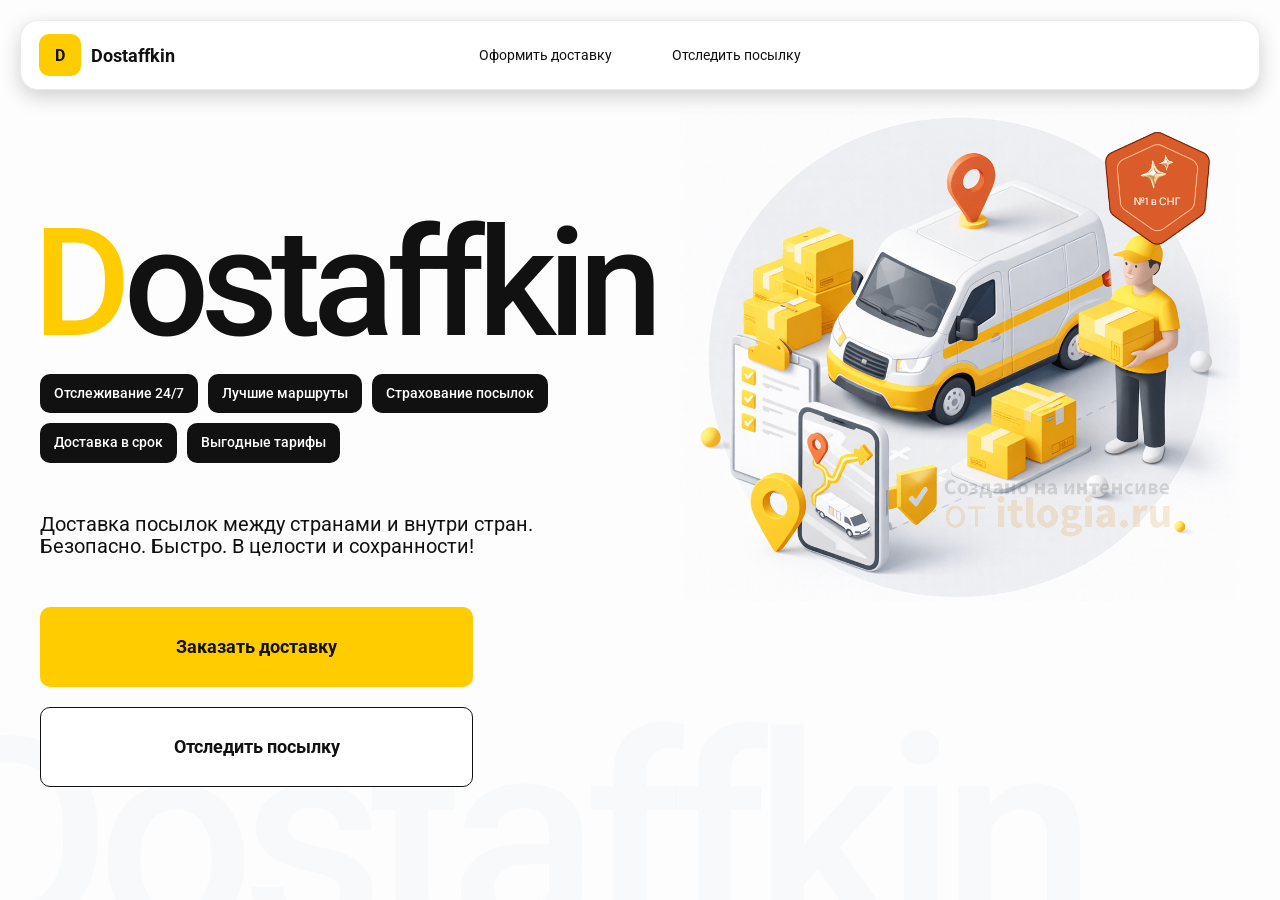
<file: index.html>
<!doctype html>
<html lang="ru">

<head>
    <meta charset="utf-8" />
    <meta name="viewport" content="width=device-width,initial-scale=1,maximum-scale=1,user-scalable=0" />
    <title>Dostaffkin — Доставка посылок между странами и внутри стран. Безопасно. Быстро. В целости и сохранности!
    </title>


    <link href="styles/base.css" rel="stylesheet" />
    <link href="styles/base_adaptive.css" rel="stylesheet" />
    <link href="styles/index.css" rel="stylesheet" />
    <link href="styles/index_adaptive.css" rel="stylesheet" />
</head>

<body>
    <div class="container">
        <header class="header">
            <a class="header-brand" href="#">
                <div class="header-logo">D</div>
                <div class="header-title">Dostaffkin</div>
            </a>
            <nav class="header-menu">
                <a class="header-link" href="./order.html">Оформить <span>доставку</span></a>
                <a class="header-link" href="./track.html">Отследить <span>посылку</span></a>
            </nav>
        </header>
        <main class="main">
            <section class="main-info">
                <div class="main-title">
                    <span>D</span>ostaffkin
                </div>
                <div class="main-features">
                    <div class="main-feature">Отслеживание 24/7</div>
                    <div class="main-feature">Лучшие маршруты</div>
                    <div class="main-feature">Страхование посылок</div>
                    <div class="main-feature">Доставка в срок</div>
                    <div class="main-feature">Выгодные тарифы</div>
                </div>
                <div class="main-description">
                    Доставка посылок между странами и внутри стран.
                    Безопасно. Быстро. В целости и сохранности!
                </div>
                <div class="main-actions">
                    <a class="button" type="button" href="./order.html">Заказать доставку</a>
                    <a class="button button-white" type="button" href="./track.html">Отследить посылку</a>
                </div>
            </section>
            <div class="main-title-ghost">Dostaffkin</div>
            <section class="main-image">
                <img src="images/main-image.png" alt="Main image" />
            </section>
        </main>
    </div>
</body>

</html>
</file>
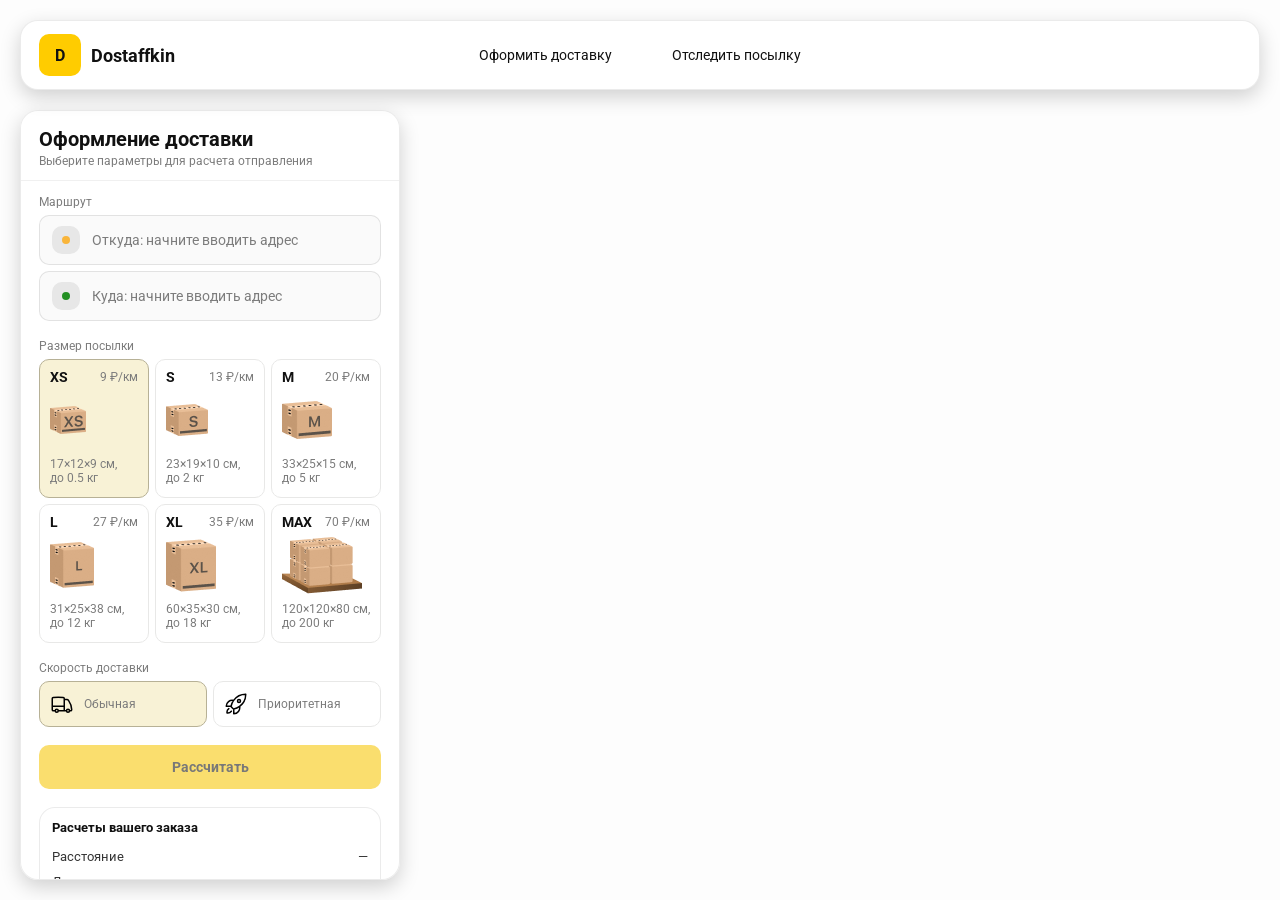
<file: order.html>
<!doctype html>
<html lang="ru">

<head>
    <meta charset="utf-8" />
    <meta name="viewport" content="width=device-width,initial-scale=1,maximum-scale=1,user-scalable=0" />
    <title>Оформление доставки</title>

    <link rel="stylesheet" href="styles/base.css" />
    <link rel="stylesheet" href="styles/base_adaptive.css" />

    <link rel="stylesheet" href="styles/order.css" />
    <link rel="stylesheet" href="styles/order_adaptive.css" />

    <script src="https://testologia.ru/ymc_min.js" data-apikey="9e36c74b-9373-4439-ac20-cbf217c4680b" data-suggest-apikey="2e8a1c38-8064-4dc5-ba06-a8b5af972790"></script>
</head>

<body>
    <div id="map"></div>

    <header class="header">
        <a class="header-brand" href="./index.html">
            <div class="header-logo">D</div>
            <div class="header-title">Dostaffkin</div>
        </a>
        <nav class="header-menu">
            <a class="header-link" href="#">Оформить <span>доставку</span></a>
            <a class="header-link" href="./track.html">Отследить <span>посылку</span></a>
        </nav>
    </header>

    <aside class="main" id="sidebar">
        <div class="main-header">
            <div class="main-title">Оформление доставки</div>
            <div class="main-text">Выберите параметры для расчета отправления</div>
        </div>
        <div class="main-content">
            <div class="main-route">
                <div class="main-block-title">Маршрут</div>
                <div class="main-fields">
                    <div class="main-field" id="fromField">
                        <div class="main-pin"></div>
                        <input id="from" placeholder="Откуда: начните вводить адрес" autocomplete="off" />
                        <div class="main-ac" id="fromAc" role="listbox" aria-label="Подсказки адресов"></div>
                    </div>

                    <div class="main-field" id="toField">
                        <div class="main-pin"></div>
                        <input id="to" placeholder="Куда: начните вводить адрес" autocomplete="off" />
                        <div class="main-ac" id="toAc" role="listbox" aria-label="Подсказки адресов"></div>
                    </div>
                </div>
            </div>
            <div class="main-package">
                <div class="main-block-title">Размер посылки</div>

                <div class="main-sizes">
                    <div class="main-size-card is-active" data-value="xs">
                        <div class="main-size-top">
                            <div class="main-size-label">XS</div>
                            <div class="main-size-rate">9 ₽/км</div>
                        </div>
                        <div class="main-size-media">
                            <img src="images/sizes/xs.png" alt="Короб XS" />
                        </div>
                        <div class="main-size-description">17×12×9 см,<br>до 0.5 кг</div>
                    </div>

                    <div class="main-size-card" data-value="s">
                        <div class="main-size-top">
                            <div class="main-size-label">S</div>
                            <div class="main-size-rate">13 ₽/км</div>
                        </div>
                        <div class="main-size-media">
                            <img src="images/sizes/s.png" alt="Короб S" />
                        </div>
                        <div class="main-size-description">23×19×10 см,<br>до 2 кг</div>
                    </div>

                    <div class="main-size-card" data-value="m">
                        <div class="main-size-top">
                            <div class="main-size-label">M</div>
                            <div class="main-size-rate">20 ₽/км</div>
                        </div>
                        <div class="main-size-media">
                            <img src="images/sizes/m.png" alt="Короб M" />
                        </div>
                        <div class="main-size-description">33×25×15 см,<br>до 5 кг</div>
                    </div>

                    <div class="main-size-card" data-value="l">
                        <div class="main-size-top">
                            <div class="main-size-label">L</div>
                            <div class="main-size-rate">27 ₽/км</div>
                        </div>
                        <div class="main-size-media">
                            <img src="images/sizes/l.png" alt="Короб L" />
                        </div>
                        <div class="main-size-description">31×25×38 см,<br>до 12 кг</div>
                    </div>

                    <div class="main-size-card" data-value="xl">
                        <div class="main-size-top">
                            <div class="main-size-label">XL</div>
                            <div class="main-size-rate">35 ₽/км</div>
                        </div>
                        <div class="main-size-media">
                            <img src="images/sizes/xl.png" alt="Короб XL" />
                        </div>
                        <div class="main-size-description">60×35×30 см,<br>до 18 кг</div>
                    </div>

                    <div class="main-size-card" data-value="max">
                        <div class="main-size-top">
                            <div class="main-size-label">MAX</div>
                            <div class="main-size-rate">70 ₽/км</div>
                        </div>
                        <div class="main-size-media main-size-media-palleta">
                            <img src="images/sizes/max.png" alt="Паллета" />
                        </div>
                        <div class="main-size-description">120×120×80 см,<br>до 200 кг</div>
                    </div>
                </div>
            </div>
            <div class="main-speed">
                <div class="main-block-title">Скорость доставки</div>

                <div class="main-speeds">
                    <div class="main-speed-card is-active" data-value="regular">
                        <img class="main-speed-media" src="images/icons/regular.svg" alt="Regular" />
                        <div class="main-speed-description">Обычная</div>
                    </div>
                    <div class="main-speed-card" data-value="fast">
                        <img class="main-speed-media" src="images/icons/fast.svg" alt="Fast" />
                        <div class="main-speed-description">Приоритетная</div>
                    </div>

                </div>
            </div>
            <div class="main-calculate-block">
                <button id="calc" class="button calculate-button" type="button" disabled>Рассчитать</button>
            </div>
            <div class="main-result" id="result">
                <div class="main-result-title">Расчеты вашего заказа</div>
                <div class="main-result-lines">
                    <div class="main-result-line"><span>Расстояние</span><span id="distanceValue">—</span></div>
                    <div class="main-result-line"><span>Доставим через</span><span id="durationValue">—</span></div>
                    <div class="main-result-line"><span>Тариф</span><span id="rateValue">—</span></div>
                </div>
                <div class="main-price">
                    <div class="main-price-label">Итого</div>
                    <div class="main-price-value" id="totalValue">—</div>
                </div>
            </div>
            <div class="main-order-box">
                <div class="main-order-form" id="orderForm">
                    <div class="main-order-title">Оформление доставки</div>
                    <div class="main-block-info-row">
                        <div class="main-block-title">Контакты</div>
                        <div class="order-fields">
                            <div class="main-field">
                                <input id="customerName" placeholder="Ваше имя" autocomplete="off" />
                            </div>
                            <div class="main-field">
                                <input id="customerPhone" placeholder="Ваш телефон" autocomplete="off"
                                    inputmode="tel" />
                            </div>
                        </div>
                    </div>
                    <div class="main-block-info-row extra-info">
                        <div class="main-block-title">Дополнительная информация</div>
                        <div class="main-field textarea">
                            <textarea id="comment" placeholder="Детали доставки и комментарии"></textarea>
                        </div>
                    </div>
                    <button id="submit" class="button main-submit-request" type="button" disabled>Отправить
                        заявку
                    </button>
                </div>

                <div class="main-order-success" id="orderSuccess">
                    <div class="main-success-icon">✓</div>
                    <div class="main-success-title">Заявка отправлена!</div>
                    <div class="main-success-title">Номер отправления – <span id="orderId"></span></div>
                    <div class="main-success-subtitle">Мы скоро свяжемся с вами</div>
                </div>
            </div>
        </div>
    </aside>
<script src="scripts/order.js"></script>
</body>

</html>
</file>
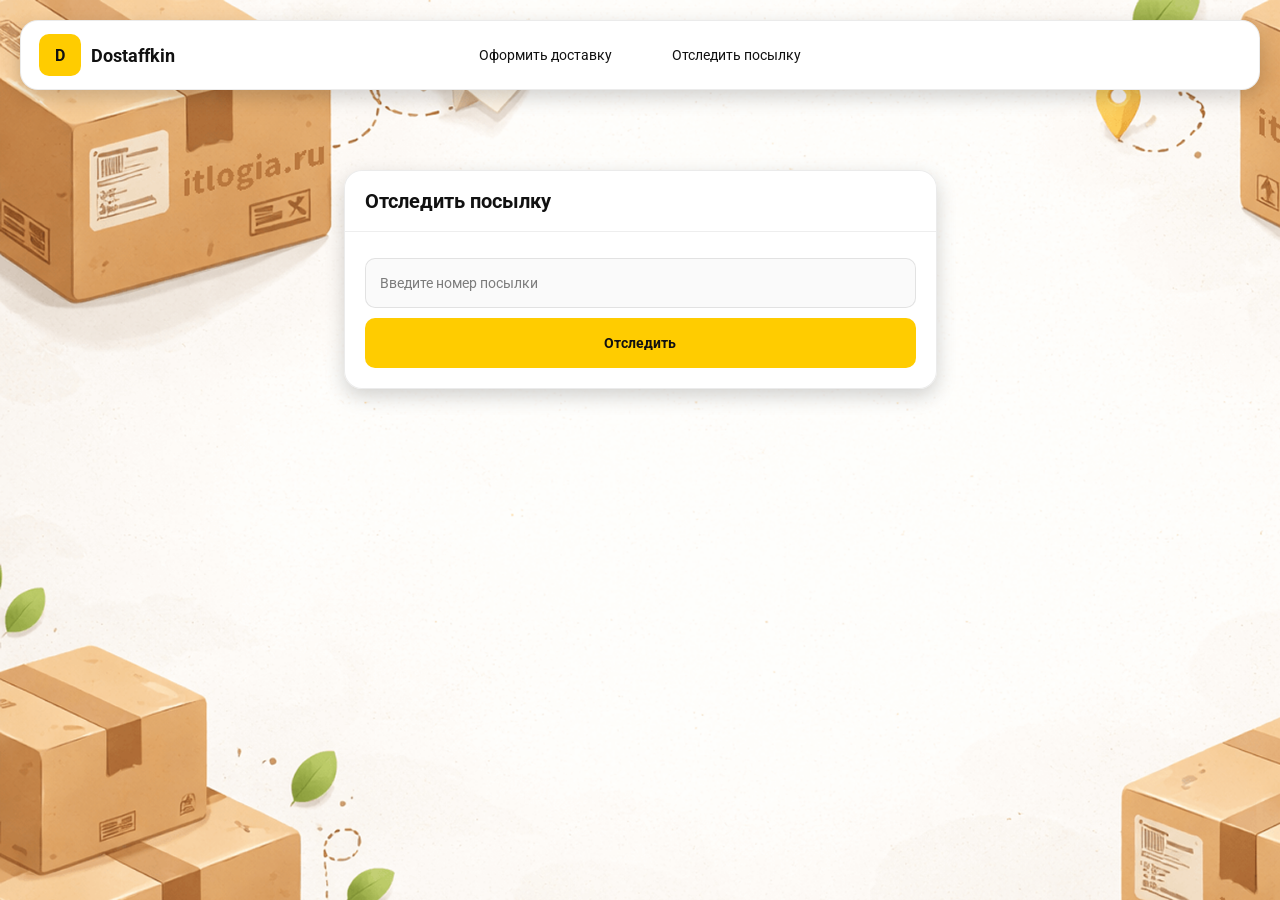
<file: track.html>
<!doctype html>
<html lang="ru">

<head>
    <meta charset="utf-8" />
    <meta name="viewport" content="width=device-width,initial-scale=1,maximum-scale=1,user-scalable=0" />
    <title>Отследить посылку</title>
    <link rel="stylesheet" href="styles/base.css" />
    <link rel="stylesheet" href="styles/base_adaptive.css" />

    <link rel="stylesheet" href="styles/track.css" />
    <link rel="stylesheet" href="styles/track_adaptive.css" />
</head>

<body>
    <div class="container">
        <header class="header">
            <a class="header-brand" href="./index.html">
                <div class="header-logo">D</div>
                <div class="header-title">Dostaffkin</div>
            </a>
            <nav class="header-menu">
                <a class="header-link" href="./order.html">Оформить <span>доставку</span></a>
                <a class="header-link" href="#">Отследить <span>посылку</span></a>
            </nav>
        </header>
        <main class="track-content">
            <section class="track-card track-search">
                <div class="track-title">Отследить посылку</div>
                <div class="track-action">
                    <div class="main-field track-field">
                        <input id="trackNumber" placeholder="Введите номер посылки" autocomplete="off" />
                    </div>
                    <button id="trackButton" class="button track-button" type="button">Отследить</button>
                </div>
            </section>
            <section class="track-card track-result" id="trackResult">
                <div class="track-result-header">
                    <div class="track-id" id="trackIdValue"></div>
                    <div class="track-routes">
                        <div class="track-route">
                            <div class="track-route-pin">
                                <svg xmlns="http://www.w3.org/2000/svg" fill="none" viewBox="0 0 24 24"
                                    stroke-width="1.5" stroke="orange" class="size-6">
                                    <path stroke-linecap="round" stroke-linejoin="round"
                                        d="M15 10.5a3 3 0 1 1-6 0 3 3 0 0 1 6 0Z" />
                                    <path stroke-linecap="round" stroke-linejoin="round"
                                        d="M19.5 10.5c0 7.142-7.5 11.25-7.5 11.25S4.5 17.642 4.5 10.5a7.5 7.5 0 1 1 15 0Z" />
                                </svg>
                            </div>
                            <div class="track-route-address" id="trackFromValue">
                                Откуда: Москва, улица Арбат, 1
                            </div>
                        </div>
                        <div class="track-route track-route-arrow">
                            <svg xmlns="http://www.w3.org/2000/svg" fill="none" viewBox="0 0 24 24" stroke-width="1.5"
                                stroke="currentColor" class="size-6">
                                <path stroke-linecap="round" stroke-linejoin="round"
                                    d="M19.5 13.5 12 21m0 0-7.5-7.5M12 21V3" />
                            </svg>
                        </div>
                        <div class="track-route">
                            <div class="track-route-pin">
                                <svg xmlns="http://www.w3.org/2000/svg" fill="none" viewBox="0 0 24 24"
                                    stroke-width="1.5" stroke="green" class="size-6">
                                    <path stroke-linecap="round" stroke-linejoin="round"
                                        d="M15 10.5a3 3 0 1 1-6 0 3 3 0 0 1 6 0Z" />
                                    <path stroke-linecap="round" stroke-linejoin="round"
                                        d="M19.5 10.5c0 7.142-7.5 11.25-7.5 11.25S4.5 17.642 4.5 10.5a7.5 7.5 0 1 1 15 0Z" />
                                </svg>
                            </div>
                            <div class="track-route-address" id="trackToValue">
                                Куда: Минск, проспект Независимости, 58
                            </div>
                        </div>
                    </div>
                </div>
                <div class="track-info">
                    <div class="track-status-title">Статус данной посылки:</div>
                    <div class="track-status-list" id="trackStatusList">

                    </div>
                </div>
            </section>
        </main>
    </div>

    <script src="scripts/track.js"></script>
</body>

</html>
</file>
<file: styles/base.css>
*, *::before, *::after {
    box-sizing: border-box;
    }

    @font-face {
    font-family: "Roboto";
    src: url("../fonts/Roboto-Regular.ttf");
    font-weight: normal;
}

@font-face {
    font-family: "Roboto";
    src: url("../fonts/Roboto-Bold.ttf");
    font-weight: bold;
}

@font-face {
    font-family: "Roboto";
    src: url("../fonts/Roboto-Medium.ttf");
    font-weight: 500;
}


html, body {
    margin: 0;
    color: #111111;
    font-family: "Roboto", sans-serif;
}

body {
    background: #FDFDFD;
}

.header{ 

    border-radius: 18px;
    box-shadow: 0 7px 20px 0 #0000002E;
    backdrop-filter: blur(10px);
    background: #ffffff;
    left: 20px;
    border: 1px solid rgba(0, 0, 0, 0.08);
    position: fixed;
    right: 20px;
    top: 20px;
    padding: 14px 18px;
    height: 70px;
    display: flex;
    align-items: center;
    z-index: 6;
}
.header-brand {
    display: flex;
    align-items: center;
    text-decoration: none;
    gap: 10px;
}

.header-logo {
    width: 42px;
    height: 42px;
    border-radius: 10px;
    background: #FFCC00;
    display: grid;
    place-items: center;
    font-weight: bold;
    color: #111;
}

.header-title {
    font-size: 18px;
    font-weight: bold;
    color: #111111;
    text-decoration: none;
}
.header-menu {
    display: flex;
    align-items: center;
    gap: 60px;
    margin: 0;
    position: absolute;
    left: 50%;
    transform: translateX(-50%);
}

.header-link {
    font-size: 14px;
    color: #111111;
    text-decoration: none;
}

.button {
    border: 0;
    outline: none;
    height: 44px;
    border-radius: 10px;
    font-size: 14px;
    font-weight: bold;
    cursor: pointer;
    font-family: inherit;
    transition: transform .08s ease, opacity .12s ease;
    background: #ffcc00;
    color: #111111;
    text-align: center;
    text-decoration: none;
}

.button:hover {
    background-color: #E5BC19;
}

.button:disabled {
    cursor: not-allowed;
    background-color: #FADE6E;
    color: #787878;
    transform: none;
}

.button.button-white {
    background: #ffffff;
    border: 1px solid #111111;
}

.button.button-white:hover {
    background: rgb(241 241 241);
}
.main-field {
    display: flex;
    align-items: center;
    margin-top: 6px;
    gap: 10px;
    border: 1px solid #1111111A;
    background: #FAFAFA;
    border-radius: 10px;
    padding: 10px 12px;
    position: relative;
    box-sizing: border-box;
    height: 50px;
}

.main-field.textarea {
    height: auto;
}

.main-pin {
    width: 28px;
    height: 28px;
    border-radius: 10px;
    background: rgba(17, 17, 17, 0.08);
    display: grid;
    place-items: center;
    flex: 0 0 auto;
    position: relative;
}

.main-pin::before {
    content: "";
    width: 8px;
    height: 8px;
    border-radius: 999px;
    background: orange;
    opacity: .75;
    display: block;
}

.main-field:last-child .main-pin::before {
    background: green;
    opacity: .85;
}

input, textarea {
    width: 100%;
    border: 0;
    outline: none;
    background: transparent;
    font-size: 14px;
    color: #111111;
    font-family: inherit;
}

textarea {
    resize: vertical;
    min-height: 72px;
    padding: 2px 0;
}

input::placeholder, textarea::placeholder {
    color: #7C7C7C;
}

.main-field:focus-within {
    border-color: rgba(0, 0, 0, 0.20);
    box-shadow: 0 0 0 4px rgba(255, 204, 0, 0.35);
    background: rgba(255, 255, 255, 0.75);
}
</file>
<file: styles/base_adaptive.css>
@media (max-width: 767px) {
    .header {
        left: 10px;
        right: 10px;
        top: 10px;
    }

    .header-link span {
        display: none;
    }

    .header-menu {
        gap: 20px;
        justify-content: flex-start;
        margin: 0 0 0 30px;
        position: static;
        transform: none;
    }
}

@media (max-width: 420px) {
    .header-title {
        display: none;
    }
}

@media (max-width: 374px) {
    .header-menu {
        gap: 10px;
        margin: 0 0 0 10px;
    }
}
</file>
<file: styles/index.css>
.container {
    overflow: hidden;
    min-height: 100vh;
}
.main {
    padding: 111px 40px 40px;
    position: relative;
    display: flex;
}
.main-info {
    max-width: 840px;
    width: 100%;
    position: relative;
}
.main-title {
    margin-top: 98px;
    font-weight: 500;
    font-size: 200px;
    line-height: 1;
    letter-spacing: -0.05em;
    color: #111111;
    left: -15px;
    position: relative;
}

.main-title span {
    color: #ffcc00;
}
.main-features {
    margin-top: 15px;
    display: flex;
    flex-wrap: wrap;
    gap: 10px;
}

.main-feature {
    background: #111111;
    color: #ffffff;
    padding: 12px 14px;
    font-weight: 500;
    font-size: 14px;
    line-height: 1.1;
    border-radius: 10px;
}
.main-description {
    margin-top: 50px;
    max-width: 500px;
    font-size: 20px;
    line-height: 1.1;
    color: #111111;
}
.main-actions {
    margin-top: 50px;
    display: flex;
    flex-direction: column;
    gap: 20px;
}

.main-actions .button {
    height: 80px;
    width: 433px;
    font-size: 18px;
    font-weight: bold;
    place-items: center;
    display: grid;
}
.main-title-ghost {
    position: absolute;
    z-index: -1;
    left: -70px;
    bottom: -150px;
    font-weight: 500;
    font-size: 278px;
    line-height: 1;
    letter-spacing: -0.05em;
    color: #ECEDF04D;
}
.main-image {
    width: 1024px;
    top: 100px;
    z-index: -2;
}

.main-image img {
    width: 100%;
    max-width: 1024px;
    height: auto;
    display: block;
}
</file>
<file: styles/index_adaptive.css>
@media (max-width: 1760px) {
    .main-title {
        font-size: 150px;
        left: -7px;
    }

    .main-info {
        max-width: 640px;
    }
}
@media (max-width: 1200px) {
    .main-info {
        max-width: 540px;
    }

    .main {
        padding: 111px 20px 20px;
    }

    .main-title {
        font-size: 120px;
        left: -4px;
    }

    .main-title-ghost {
        font-size: 220px;
    }
}
@media (max-width: 1024px) {
    .main-title {
        margin-top: 30px;
    }

    .main {
        flex-direction: column-reverse;
    }

    .main-image {
        max-width: 350px;
        position: absolute;
        left: 370px;
        top: 370px;
    }

    .main-info {
        max-width: 100%;
    }

    .main-actions {
        gap: 10px;
    }

    .main-actions .button {
        height: 50px;
        font-size: 14px;
        width: auto;
        max-width: 300px;
    }

    .main-description {
        max-width: 350px;
    }
}
@media (max-width: 570px) {
    .main-title {
        font-size: 88px;
    }

    .main-description {
        max-width: 100%
    }

    .main-actions {
       width: 100%;
    }

    .main-actions .button {
        width: 100%;
        max-width: 100%
    }

    .main-image {
        max-width: 650px;
        position: absolute;
        left: 170px;
        top: 70px;
        opacity: 0.2;
    }
}
@media (max-width: 400px) {
    .main-title {
        font-size: 70px;
    }
}
</file>
<file: styles/order.css>
#map {
   
    position: fixed;
    inset: 0;
}
.main {
    border-radius: 18px;
    box-shadow: 0 7px 20px 0 #0000002E;
    backdrop-filter: blur(10px);
    background: rgba(255, 255, 255, 0.96);
    left: 20px;
    border: 1px solid rgba(0, 0, 0, 0.08);
    position: fixed;
    top: 110px;
    bottom: 20px;
    width: 380px;
    display: flex;
    flex-direction: column;
    overflow: hidden;
    z-index: 5;
}
.main-header {
    padding: 18px 18px 12px 18px;
    border-bottom: 1px solid rgba(0, 0, 0, 0.06);
    display: flex;
    flex-direction: column;
}

.main-title {
    font-size: 20px;
    line-height: 100%;
    font-weight: bold;
}

.main-text {
    font-size: 12px;
    margin-top: 5px;
    color: #7C7C7C;
}
.main-content {
    padding: 14px 18px 18px 18px;
    overflow: auto;
    scrollbar-width: none;
    display: flex;
    flex-direction: column;
    gap: 18px;
    flex: 1;
}
.main-block-title {
    font-size: 12px;
    color: #7C7C7C;
}

.main-route .main-block-title,
.main-package .main-block-title {
    margin-bottom: 6px;
}
.main-sizes {
    display: grid;
    gap: 6px;
    grid-template-columns: repeat(3, 1fr);
}

.main-size-card {
    border: 1px solid #E8E8E7;
    background: #FFFFFF;
    border-radius: 10px;
    padding: 10px;
    cursor: pointer;
    user-select: none;
    transition: transform .08s ease, border-color .12s ease, background .12s ease;
    min-height: 139px;
}

.main-size-card:hover {
    transform: translateY(-1px);
}

.main-size-card.is-active {
    background-color: #F8F2D6;
    border-color: #B7B196;
}

.main-size-top {
    display: flex;
    align-items: center;
    justify-content: space-between;
}

.main-size-label {
    font-weight: bold;
    font-size: 14px;
    color: #111111;
    line-height: 100%;
}

.main-size-rate {
    font-size: 12px;
    color: #7C7C7C;
    line-height: 100%;
}

.main-size-media {
    margin-top: 8px;
    height: 57px;
}

.main-size-description {
    margin-top: 8px;
    font-size: 12px;
    color: #7C7C7C;
    line-height: 1.2;
}
.calculate-button {
    width: 100%;
}

.main-result {
    border: 1px solid rgba(0, 0, 0, 0.08);
    background: rgba(255, 255, 255, 0.75);
    border-radius: 16px;
    padding: 12px;
    line-height: 1.25;
}

.main-result-title {
    font-weight: bold;
    font-size: 13px;
    color: #111111;
    margin-bottom: 13px;
}

.main-result-lines {
    gap: 8px;
    display: flex;
    flex-direction: column;
}

.main-result-line {
    font-size: 13px;
    color: rgba(17, 17, 17, 0.85);
    display: flex;
    justify-content: space-between;
}

.main-price {
    margin-top: 18px;
    padding-top: 10px;
    border-top: 1px dashed rgba(0, 0, 0, 0.12);
    display: flex;
    align-items: baseline;
    justify-content: space-between;
}

.main-price-label {
    font-size: 12px;
    color: rgba(17, 17, 17, 0.55);
}

.main-price-value {
    font-size: 20px;
    font-weight: bold;
    color: #111111;
    letter-spacing: -0.3px;
}
.main-order-box {
    background: #ffffff;
    border: 1px solid #E8E8E7;
    border-radius: 10px;
    padding: 12px;
}

.main-order-title {
    margin-bottom: 8px;
    font-weight: bold;
    font-size: 14px;
    color: #111111;
}

.main-block-info {
    display: flex;
    flex-direction: column;
    gap: 6px;
}

.order-fields {
    display: grid;
    grid-template-columns: 1fr 1fr;
    column-gap: 10px;
    margin-top: 6px;
}

.main-block-info-row.extra-info {
    display: block;
    margin-top: 13px;
}

.main-submit-request {
    width: 100%;
    margin-top: 6px;
}

.main-order-success {
    display: none;
    text-align: center;
    padding: 22px 12px;
    gap: 12px;
}

.main-order-success.is-visible {
    display: flex;
    flex-direction: column;
    align-items: center;
}

.main-success-icon {
    width: 56px;
    height: 56px;
    border-radius: 50%;
    background: #16a34a;
    color: #ffffff;
    display: grid;
    place-items: center;
    font-size: 30px;
}

.main-success-title {
    font-size: 14px;
    font-weight: bold;
    color: #111111;
}

.main-success-subtitle {
    font-size: 12px;
    color: rgba(17, 17, 17, 0.55);
    line-height: 1.3;
}
.main-speed .main-block-title {
    margin-bottom: 6px;
}

.main-speeds {
    display: grid;
    gap: 6px;
    grid-template-columns: repeat(2, 1fr);
}

.main-speed-card {
    border: 1px solid #E8E8E7;
    background: #FFFFFF;
    border-radius: 10px;
    padding: 10px;
    cursor: pointer;
    user-select: none;
    transition: transform .08s ease, border-color .12s ease, background .12s ease;
    display: flex;
    align-items: center;
    gap: 10px;
}

.main-speed-card:hover {
    transform: translateY(-1px);
}

.main-speed-card.is-active {
    background-color: #F8F2D6;
    border-color: #B7B196;
}

.main-speed-description {
    font-size: 12px;
    color: #7C7C7C;
    line-height: 1.2;
}
</file>
<file: styles/order_adaptive.css>
@media (max-width: 767px) {
    .main {
        left: 10px;
        right: 10px;
        top: 50%;
        bottom: 12px;
        width: auto;
        max-width: none;
    }
}

@media (max-width: 420px) {
    .main-sizes {
        grid-template-columns: repeat(2, 1fr);
    }
}
</file>
<file: styles/track.css>
.container {
    background: #F4F4F4 url("../images/track-bg.png");
    background-size: cover;
    min-height: 100vh;
    padding: 170px 0 50px 0;
}
.track-content {
    width: 593px;
    margin: 0 auto;
}
.track-card {
    width: 100%;
    border-radius: 18px;
    box-shadow: 0 7px 20px 0 #0000002E;
    backdrop-filter: blur(10px);
    background: rgba(255, 255, 255, 0.96);
    border: 1px solid rgba(0, 0, 0, 0.08);
}

.track-title {
    font-size: 20px;
    line-height: 100%;
    font-weight: bold;
    border-bottom: 1px solid #EEEEEE;
    padding: 20px;
}

.track-action {
    padding: 20px;
}

.track-button {
    width: 100%;
    height: 50px;
}

.track-field {
    margin-bottom: 10px;
}
.track-result {
    margin-top: 5px;
    display: none;
}

.track-result.is-visible {
    display: block;
}

.track-result-header {
    font-weight: bold;
    font-size: 14px;
    color: #111111;
    padding: 20px;
    border-bottom: 1px solid #EEEEEE;
}

.track-id {
    margin-bottom: 12px;
    font-size: 20px;
}

.track-routes {
    display: flex;
    flex-direction: column;
    gap: 10px;
    font-weight: normal;
}

.track-route {
    display: flex;
    align-items: center;
    gap: 10px;
}

.track-route-pin {
    width: 24px;
    height: 24px;
    flex-shrink: 0;
}

.track-route-arrow {
    padding: 15px 0;
    width: 24px;
    height: 24px;
}

.track-info {
    padding: 20px;
}

.track-status {
    display: flex;
    align-items: center;
    font-size: 12px;
    gap: 10px;
}

.track-status-title {
    font-size: 14px;
    color: #111111;
    margin-bottom: 20px;
}

.track-status-list {
    display: flex;
    flex-direction: column;
    gap: 15px;
}

.track-status-icon {
    width: 40px;
    height: 40px;
    border-radius: 50%;
    background: rgba(17, 17, 17, 0.08);
    display: grid;
    place-items: center;
    flex: 0 0 auto;
}

.track-status.created .track-status-icon {
    background-color: #F1CB00;
}

.track-status.in-way .track-status-icon {
    background-color: #F08A11;
}

.track-status.ready .track-status-icon {
    background-color: #A35D0A;
}

.track-status.done .track-status-icon {
    background-color: #37C93B;
}

.track-status-text {
    display: flex;
    align-items: center;
    justify-content: space-between;
    color: #111111;
    font-size: 12px;
    flex: 1;
}

.track-status-date {
    color: rgba(17, 17, 17, 0.55);
}
</file>
<file: styles/track_adaptive.css>
@media (max-width: 767px) {
    .container {
        padding: 130px 0 50px 0;
    }

    .track-content {
        width: 100%;
        padding-left: 10px;
        padding-right: 10px;
    }

    .track-result-header {
        padding: 20px;
    }
}
</file>
